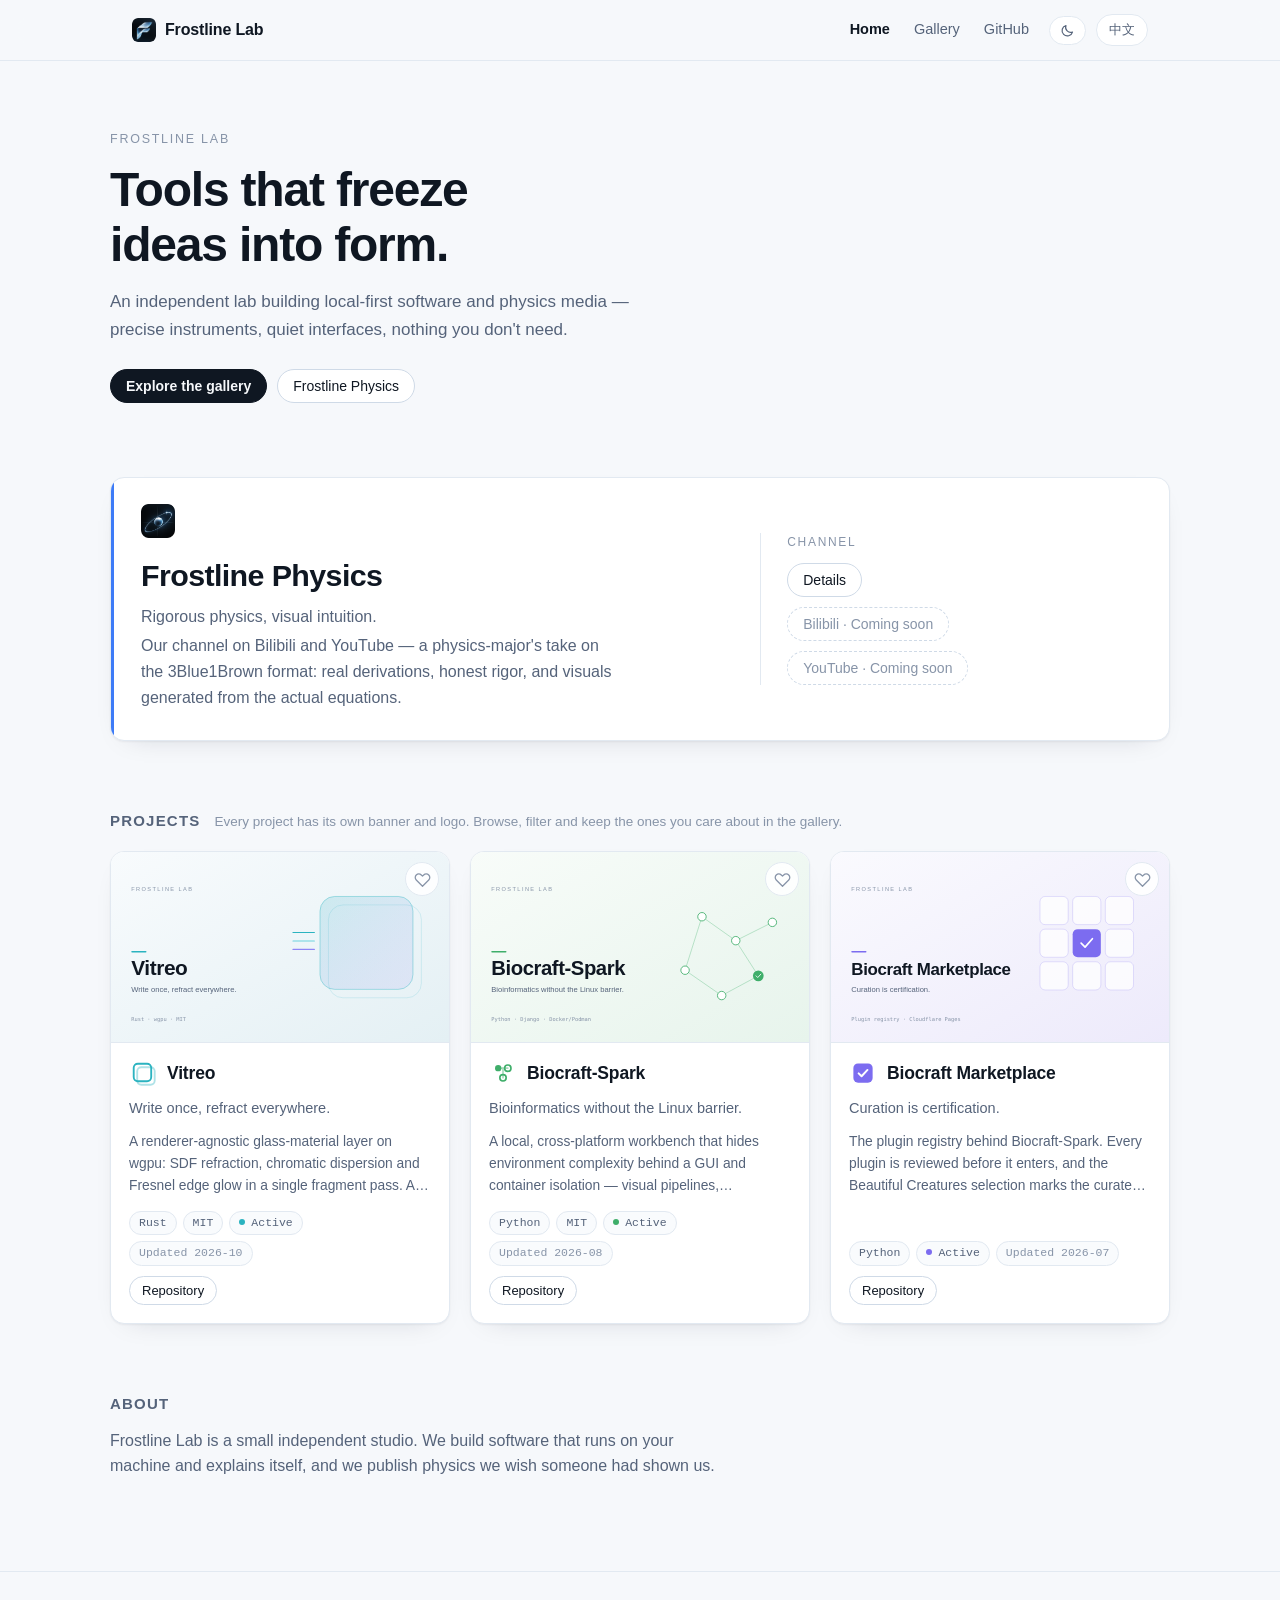
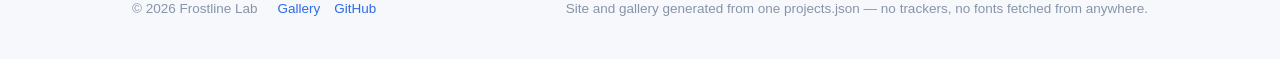
<file: site/index.html>
<!doctype html>
<html lang="en" data-lang="en">
<head>
<meta charset="utf-8">
<meta name="viewport" content="width=device-width, initial-scale=1">
<title>Frostline Lab</title>
<meta name="description" content="Frostline Lab — an independent studio building local-first software and physics media. Makers of Vitreo, Biocraft-Spark and Frostline Physics.">
<meta property="og:type" content="website">
<meta property="og:title" content="Frostline Lab">
<meta property="og:description" content="Local-first software and physics media. Vitreo, Biocraft-Spark, Frostline Physics.">
<meta name="theme-color" content="#f6f8fb" media="(prefers-color-scheme: light)">
<meta name="theme-color" content="#0b1119" media="(prefers-color-scheme: dark)">
<link rel="icon" href="favicon.png" type="image/png">
<link rel="stylesheet" href="assets/css/style.css">
</head>
<body data-page="home" data-title-key="meta.title.home">

<a class="skip-link" href="#main">Skip to content</a>

<header class="site-header">
  <div class="wrap header-inner">
    <a class="brand" href="index.html">
      <img class="brand__mark" src="assets/brand/frostline-lab.webp" alt="" width="24" height="24">
      <span class="brand__name">Frostline Lab</span>
    </a>
    <nav class="nav">
      <a href="index.html" aria-current="page" data-i18n="nav.home"></a>
      <a href="gallery.html" data-i18n="nav.gallery"></a>
      <a href="https://github.com/frostlinelab" target="_blank" rel="noopener" data-i18n="nav.github"></a>
      <button class="lang-toggle lang-toggle--icon" type="button" data-theme-toggle data-i18n-aria="nav.theme"></button>
      <button class="lang-toggle" type="button" data-lang-toggle></button>
    </nav>
  </div>
</header>

<main id="main">

  <section class="hero wrap">
    <p class="eyebrow" data-i18n="hero.eyebrow"></p>
    <h1 data-i18n="hero.title"></h1>
    <p class="lede" data-i18n="hero.lede"></p>
    <div class="actions">
      <a class="btn btn--primary" href="gallery.html" data-i18n="hero.cta1"></a>
      <a class="btn" href="gallery.html?tags=physics" data-i18n="hero.cta2"></a>
    </div>
  </section>

  <section class="section wrap" id="channel">
    <div class="band" data-band></div>
  </section>

  <section class="section wrap">
    <div class="section__head">
      <h2 data-i18n="home.projects.title"></h2>
      <p class="section__note" data-i18n="home.projects.note"></p>
    </div>
    <div class="grid" data-grid></div>
  </section>

  <section class="section wrap">
    <div class="about">
      <h2 data-i18n="home.about.title"></h2>
      <p data-i18n="home.about.body"></p>
    </div>
  </section>

</main>

<footer class="site-footer">
  <div class="wrap footer-inner">
    <span>© <span data-year>2026</span> Frostline Lab</span>
    <nav>
      <a href="gallery.html" data-i18n="nav.gallery"></a>
      <a href="https://github.com/frostlinelab" target="_blank" rel="noopener" data-i18n="nav.github"></a>
    </nav>
    <span class="spacer"></span>
    <span data-i18n="footer.built"></span>
  </div>
</footer>

<script src="assets/js/site.js"></script>
</body>
</html>
</file>
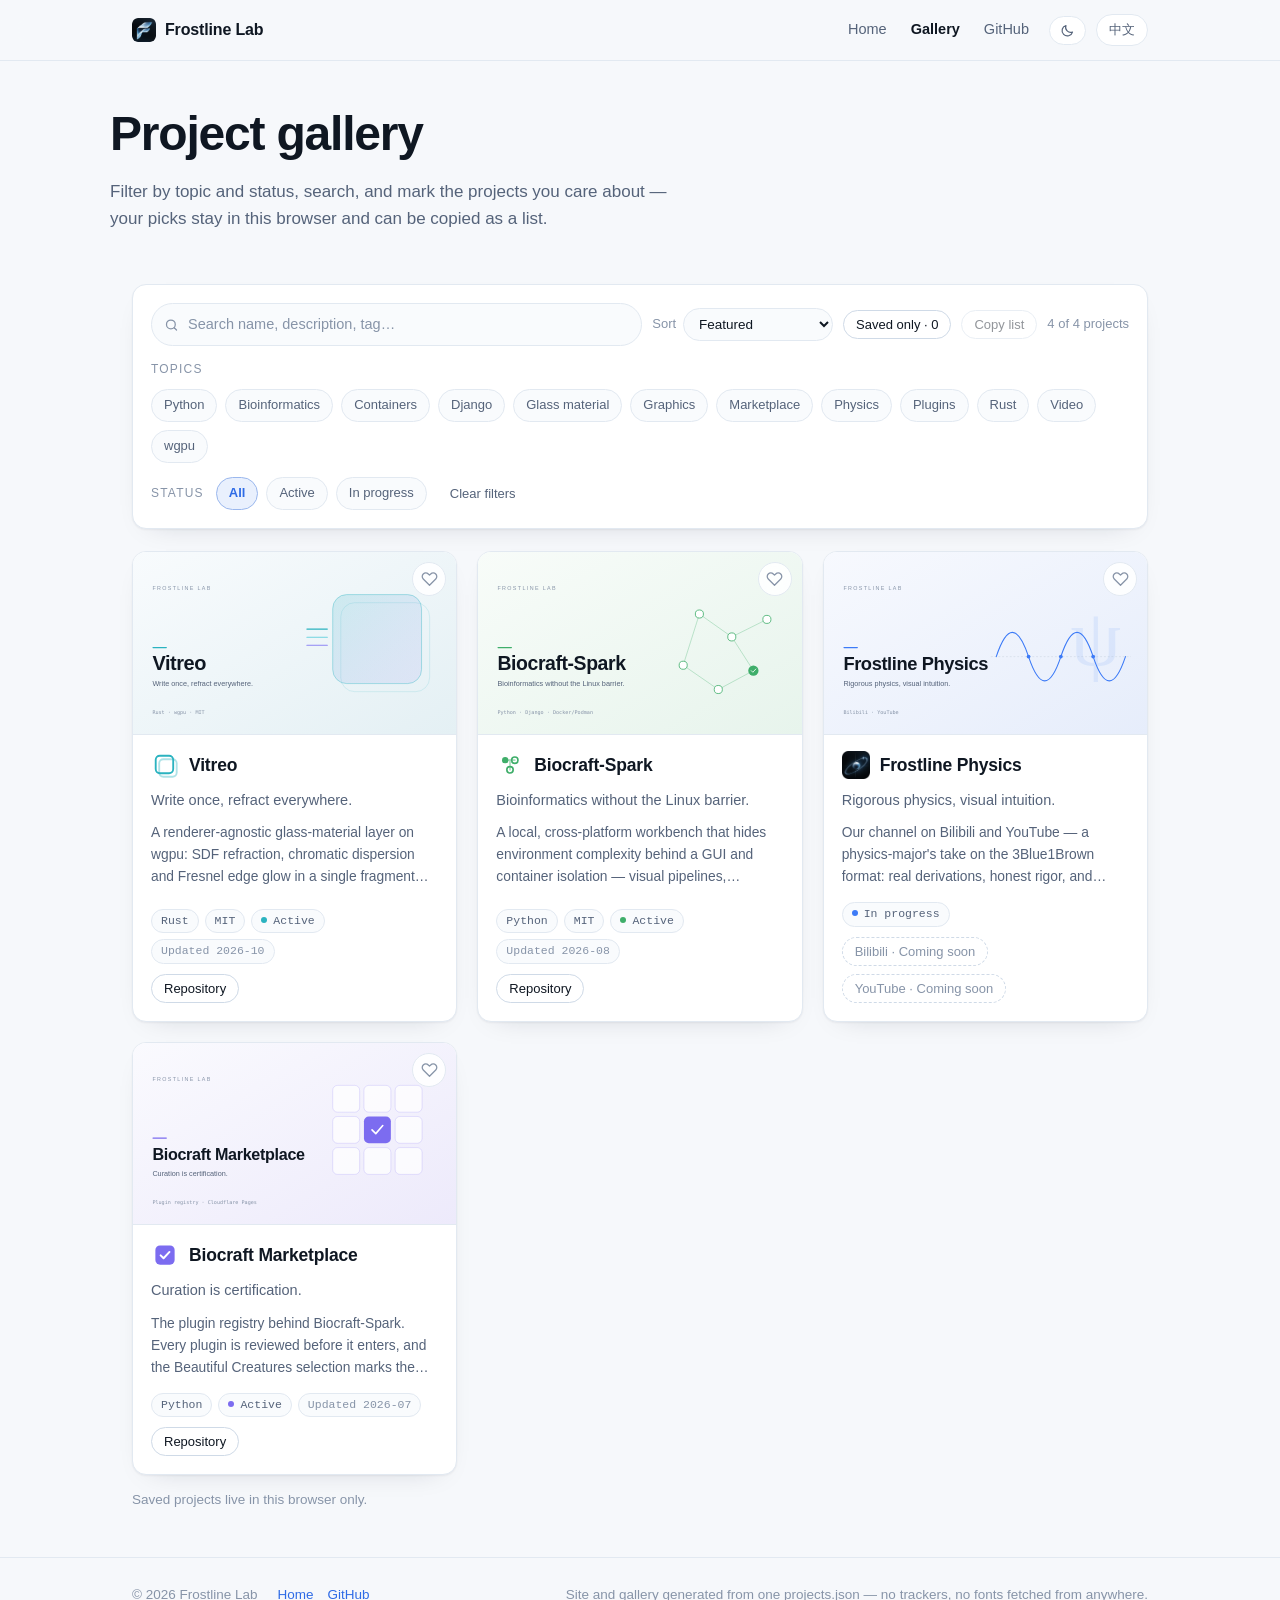
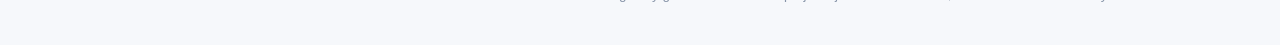
<file: site/gallery.html>
<!doctype html>
<html lang="en" data-lang="en">
<head>
<meta charset="utf-8">
<meta name="viewport" content="width=device-width, initial-scale=1">
<title>Gallery — Frostline Lab</title>
<meta name="description" content="Browse every Frostline Lab project: filter by topic and status, search, and keep the ones you care about.">
<meta property="og:type" content="website">
<meta property="og:title" content="Gallery — Frostline Lab">
<meta property="og:description" content="Filter, search and save Frostline Lab projects.">
<meta name="theme-color" content="#f6f8fb" media="(prefers-color-scheme: light)">
<meta name="theme-color" content="#0b1119" media="(prefers-color-scheme: dark)">
<link rel="icon" href="favicon.png" type="image/png">
<link rel="stylesheet" href="assets/css/style.css">
</head>
<body data-page="gallery" data-title-key="meta.title.gallery">

<a class="skip-link" href="#main">Skip to content</a>

<header class="site-header">
  <div class="wrap header-inner">
    <a class="brand" href="index.html">
      <img class="brand__mark" src="assets/brand/frostline-lab.webp" alt="" width="24" height="24">
      <span class="brand__name">Frostline Lab</span>
    </a>
    <nav class="nav">
      <a href="index.html" data-i18n="nav.home"></a>
      <a href="gallery.html" aria-current="page" data-i18n="nav.gallery"></a>
      <a href="https://github.com/frostlinelab" target="_blank" rel="noopener" data-i18n="nav.github"></a>
      <button class="lang-toggle lang-toggle--icon" type="button" data-theme-toggle data-i18n-aria="nav.theme"></button>
      <button class="lang-toggle" type="button" data-lang-toggle></button>
    </nav>
  </div>
</header>

<main id="main">

  <section class="hero hero--compact wrap">
    <h1 data-i18n="gallery.title"></h1>
    <p class="lede" data-i18n="gallery.lede"></p>
  </section>

  <section class="wrap">
    <div class="toolbar">
      <div class="toolbar__row">
        <label class="search">
          <span class="sr-only" data-i18n="gallery.search"></span>
          <svg viewBox="0 0 24 24" fill="none" stroke="currentColor" stroke-width="2" stroke-linecap="round" aria-hidden="true"><circle cx="11" cy="11" r="7"/><path d="m20 20-3.6-3.6"/></svg>
          <input type="search" data-search data-i18n-ph="gallery.searchPlaceholder" data-i18n-aria="gallery.search">
        </label>
        <span class="field">
          <span data-i18n="gallery.sort"></span>
          <select data-sort>
            <option value="featured" data-i18n="gallery.sort.featured"></option>
            <option value="updated" data-i18n="gallery.sort.updated"></option>
            <option value="name" data-i18n="gallery.sort.name"></option>
          </select>
        </span>
        <button class="btn btn--small" type="button" data-only-favs aria-pressed="false"></button>
        <button class="btn btn--small" type="button" data-copy-favs data-i18n="gallery.copy" disabled></button>
        <span class="results" data-results aria-live="polite"></span>
      </div>
      <div class="toolbar__row">
        <span class="group-label" data-i18n="gallery.tags"></span>
        <div class="chips" data-tag-chips></div>
      </div>
      <div class="toolbar__row">
        <span class="group-label" data-i18n="gallery.status"></span>
        <div class="chips" data-status-chips></div>
        <button class="btn btn--quiet btn--small" type="button" data-clear data-i18n="gallery.clear"></button>
      </div>
    </div>

    <noscript>
      <div class="empty">
        <p>This gallery is rendered by JavaScript. The same projects are listed in the
          <a href="https://github.com/frostlinelab">organization README</a>.</p>
      </div>
    </noscript>

    <div class="grid" data-grid></div>

    <div class="empty" data-empty hidden>
      <p data-empty-msg></p>
      <button class="btn btn--small" type="button" data-clear data-i18n="gallery.clear"></button>
    </div>

    <p class="section__note" style="margin-top:14px" data-i18n="gallery.note"></p>
  </section>

</main>

<footer class="site-footer">
  <div class="wrap footer-inner">
    <span>© <span data-year>2026</span> Frostline Lab</span>
    <nav>
      <a href="index.html" data-i18n="nav.home"></a>
      <a href="https://github.com/frostlinelab" target="_blank" rel="noopener" data-i18n="nav.github"></a>
    </nav>
    <span class="spacer"></span>
    <span data-i18n="footer.built"></span>
  </div>
</footer>

<script src="assets/js/site.js"></script>
</body>
</html>
</file>
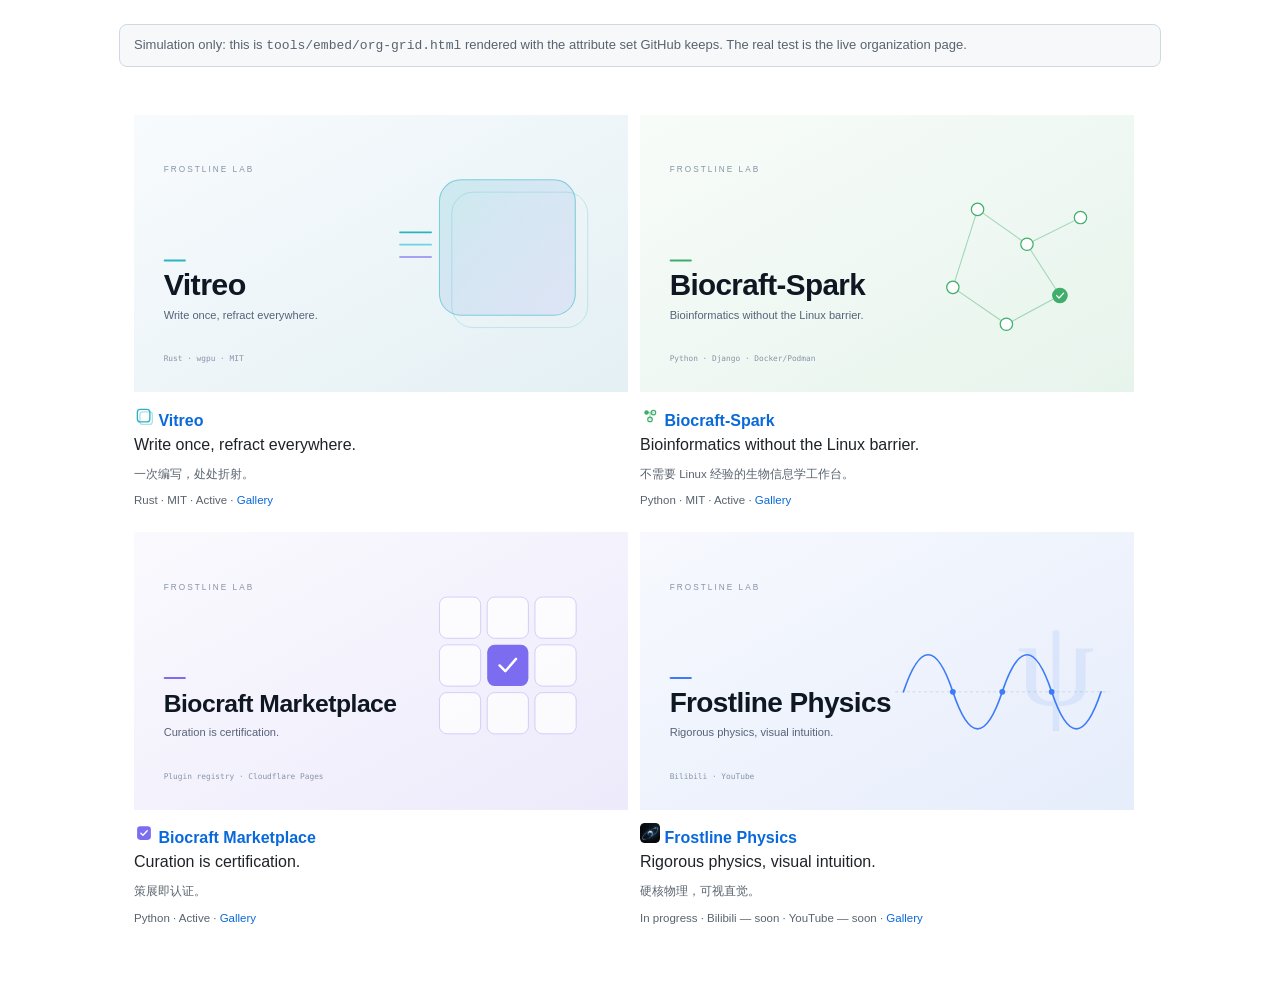
<file: tools/embed/preview.html>
<!doctype html>
<html lang="en"><head><meta charset="utf-8"><title>Frostline embed preview — GitHub sanitizer simulation</title>
<style>
  body { margin: 0; background: #fff; color: #1f2328; font: 16px/1.5 -apple-system, "Segoe UI", "PingFang SC", sans-serif; }
  .markdown-body { max-width: 1012px; margin: 0 auto; padding: 40px 32px; }
  .markdown-body img { max-width: 100%; }
  .markdown-body table { border-collapse: collapse; width: 100%; }
  .markdown-body td { padding: 8px 12px 8px 0; border: 0; }
  .markdown-body p { margin: 0.4em 0; }
  .markdown-body sub { font-size: 11.5px; color: #59636e; }
  .markdown-body a { color: #0969da; text-decoration: none; }
  .markdown-body a:hover { text-decoration: underline; }
  .note { max-width: 1012px; margin: 24px auto 0; padding: 10px 14px; border: 1px solid #d1d9e0;
          border-radius: 8px; font-size: 13px; color: #59636e; background: #f6f8fa; }
</style></head>
<body>
  <p class="note">Simulation only: this is <code>tools/embed/org-grid.html</code> rendered with the attribute set
  GitHub keeps. The real test is the live organization page.</p>
  <div class="markdown-body">
<table>
<tr>
<td width="50%" valign="top">
  <a href="https://github.com/frostlinelab/vitreo"><img src="../../site/assets/banners/vitreo.svg" alt="Vitreo — Write once, refract everywhere." width="100%"></a>
  <p>
    <a href="https://github.com/frostlinelab/vitreo"><img src="../../site/assets/logos/vitreo.svg" alt="" width="20" height="20"></a> <strong><a href="https://github.com/frostlinelab/vitreo">Vitreo</a></strong><br>
    Write once, refract everywhere.<br>
    <sub>一次编写，处处折射。</sub><br>
    <sub>Rust · MIT · Active · <a href="https://frostlinelab.pages.dev/gallery.html#vitreo">Gallery</a></sub>
  </p>
</td>
<td width="50%" valign="top">
  <a href="https://github.com/frostlinelab/biocraft-spark"><img src="../../site/assets/banners/biocraft-spark.svg" alt="Biocraft-Spark — Bioinformatics without the Linux barrier." width="100%"></a>
  <p>
    <a href="https://github.com/frostlinelab/biocraft-spark"><img src="../../site/assets/logos/biocraft-spark.svg" alt="" width="20" height="20"></a> <strong><a href="https://github.com/frostlinelab/biocraft-spark">Biocraft-Spark</a></strong><br>
    Bioinformatics without the Linux barrier.<br>
    <sub>不需要 Linux 经验的生物信息学工作台。</sub><br>
    <sub>Python · MIT · Active · <a href="https://frostlinelab.pages.dev/gallery.html#biocraft-spark">Gallery</a></sub>
  </p>
</td>
</tr>
<tr>
<td width="50%" valign="top">
  <a href="https://github.com/frostlinelab/biocraft-marketplace"><img src="../../site/assets/banners/biocraft-marketplace.svg" alt="Biocraft Marketplace — Curation is certification." width="100%"></a>
  <p>
    <a href="https://github.com/frostlinelab/biocraft-marketplace"><img src="../../site/assets/logos/biocraft-marketplace.svg" alt="" width="20" height="20"></a> <strong><a href="https://github.com/frostlinelab/biocraft-marketplace">Biocraft Marketplace</a></strong><br>
    Curation is certification.<br>
    <sub>策展即认证。</sub><br>
    <sub>Python · Active · <a href="https://frostlinelab.pages.dev/gallery.html#biocraft-marketplace">Gallery</a></sub>
  </p>
</td>
<td width="50%" valign="top">
  <a href="https://frostlinelab.pages.dev/gallery.html#frostline-physics"><img src="../../site/assets/banners/frostline-physics.svg" alt="Frostline Physics — Rigorous physics, visual intuition." width="100%"></a>
  <p>
    <a href="https://frostlinelab.pages.dev/gallery.html#frostline-physics"><img src="../../site/assets/logos/frostline-physics.webp" alt="" width="20" height="20"></a> <strong><a href="https://frostlinelab.pages.dev/gallery.html#frostline-physics">Frostline Physics</a></strong><br>
    Rigorous physics, visual intuition.<br>
    <sub>硬核物理，可视直觉。</sub><br>
    <sub>In progress · Bilibili — soon · YouTube — soon · <a href="https://frostlinelab.pages.dev/gallery.html#frostline-physics">Gallery</a></sub>
  </p>
</td>
</tr>
</table>
  </div>
</body></html>
</file>
<file: site/assets/css/style.css>
/* Frostline Lab — site stylesheet
   One file, no webfonts, no frameworks. Light first, dark supported. */

:root {
  --bg: #f6f8fb;
  --bg-soft: #eef3f9;
  --surface: #ffffff;
  --surface-2: #f9fbfd;
  --text: #0f1722;
  --text-soft: #55637a;
  --text-faint: #8794a8;
  --line: #e2e9f1;
  --line-strong: #cfdae7;
  --brand: #2e6be6;
  --brand-soft: #e9f0fd;
  --radius: 14px;
  --radius-sm: 9px;
  --shadow: 0 1px 2px rgba(15, 23, 42, 0.05), 0 10px 28px -20px rgba(15, 23, 42, 0.25);
  --maxw: 1060px;
  --font: ui-sans-serif, -apple-system, "SF Pro Text", "Segoe UI", Roboto,
    "PingFang SC", "Hiragino Sans GB", "Microsoft YaHei", sans-serif;
  --mono: ui-monospace, SFMono-Regular, "SF Mono", Menlo, Consolas, monospace;
  color-scheme: light;
}

[data-theme="dark"] {
  --bg: #0b1119;
  --bg-soft: #101823;
  --surface: #121b26;
  --surface-2: #16202c;
  --text: #e6edf6;
  --text-soft: #a3b1c4;
  --text-faint: #7b8a9e;
  --line: #1f2b3a;
  --line-strong: #2c3a4c;
  --brand: #6f9dff;
  --brand-soft: #17233a;
  --shadow: 0 1px 2px rgba(0, 0, 0, 0.4), 0 12px 30px -22px rgba(0, 0, 0, 0.8);
  color-scheme: dark;
}

@media (prefers-color-scheme: dark) {
  :root:not([data-theme="light"]) {
    --bg: #0b1119;
    --bg-soft: #101823;
    --surface: #121b26;
    --surface-2: #16202c;
    --text: #e6edf6;
    --text-soft: #a3b1c4;
    --text-faint: #7b8a9e;
    --line: #1f2b3a;
    --line-strong: #2c3a4c;
    --brand: #6f9dff;
    --brand-soft: #17233a;
    --shadow: 0 1px 2px rgba(0, 0, 0, 0.4), 0 12px 30px -22px rgba(0, 0, 0, 0.8);
    color-scheme: dark;
  }
}

* { box-sizing: border-box; }

html { scroll-behavior: smooth; }

body {
  margin: 0;
  background: var(--bg);
  color: var(--text);
  font-family: var(--font);
  font-size: 16px;
  line-height: 1.6;
  -webkit-font-smoothing: antialiased;
}

img { max-width: 100%; }

a { color: var(--brand); text-decoration: none; }
a:hover { text-decoration: underline; }

:focus-visible {
  outline: 2px solid var(--brand);
  outline-offset: 2px;
  border-radius: 4px;
}

.skip-link {
  position: absolute;
  left: -9999px;
  top: 0;
  background: var(--surface);
  border: 1px solid var(--line);
  padding: 8px 14px;
  border-radius: var(--radius-sm);
  z-index: 50;
}
.skip-link:focus { left: 12px; top: 12px; }

.wrap {
  max-width: var(--maxw);
  margin: 0 auto;
  padding: 0 22px;
}

/* ---------- header ---------- */

.site-header {
  position: sticky;
  top: 0;
  z-index: 20;
  background: var(--bg);
  background: color-mix(in srgb, var(--bg) 84%, transparent);
  backdrop-filter: blur(14px) saturate(1.5);
  -webkit-backdrop-filter: blur(14px) saturate(1.5);
  border-bottom: 1px solid var(--line);
}

.header-inner {
  display: flex;
  align-items: center;
  gap: 18px;
  min-height: 60px;
}

.brand {
  display: inline-flex;
  align-items: center;
  gap: 9px;
  color: var(--text);
  font-weight: 650;
  letter-spacing: -0.01em;
}
.brand:hover { text-decoration: none; }
.brand svg { display: block; }
/* The org mark is a dark tile with transparent corners, so it needs no plate of
   its own in either theme — it reads on the light and the dark header alike. */
.brand__mark { display: block; width: 24px; height: 24px; border-radius: 6px; }
.brand__name small {
  display: block;
  font-weight: 450;
  font-size: 11px;
  color: var(--text-faint);
  letter-spacing: 0.04em;
  line-height: 1.2;
}

.nav {
  display: flex;
  align-items: center;
  gap: 4px;
  margin-left: auto;
  font-size: 14.5px;
}
.nav a {
  color: var(--text-soft);
  padding: 6px 10px;
  border-radius: var(--radius-sm);
}
.nav a:hover { color: var(--text); background: var(--bg-soft); text-decoration: none; }
.nav a[aria-current="page"] { color: var(--text); font-weight: 600; }

.lang-toggle {
  margin-left: 6px;
  font: inherit;
  font-size: 13px;
  color: var(--text-soft);
  background: var(--surface);
  border: 1px solid var(--line);
  border-radius: 999px;
  padding: 5px 12px;
  cursor: pointer;
}
.lang-toggle:hover { border-color: var(--line-strong); color: var(--text); }

/* ---------- hero ---------- */

.hero { padding: 68px 0 40px; }

.eyebrow {
  font-size: 12.5px;
  letter-spacing: 0.14em;
  text-transform: uppercase;
  color: var(--text-faint);
  margin: 0 0 14px;
}

.hero h1 {
  margin: 0 0 16px;
  font-size: clamp(1.9rem, 4.6vw, 3rem);
  line-height: 1.14;
  letter-spacing: -0.025em;
  font-weight: 700;
  max-width: 18ch;
}

.lede {
  margin: 0 0 26px;
  max-width: 60ch;
  font-size: 17px;
  color: var(--text-soft);
}

.actions { display: flex; flex-wrap: wrap; gap: 10px; }

/* ---------- buttons ---------- */

.btn {
  display: inline-flex;
  align-items: center;
  gap: 7px;
  font: inherit;
  font-size: 14px;
  line-height: 1;
  padding: 9px 15px;
  border-radius: 999px;
  border: 1px solid var(--line-strong);
  background: var(--surface);
  color: var(--text);
  cursor: pointer;
  text-decoration: none;
  transition: border-color 0.15s ease, background 0.15s ease, transform 0.1s ease;
}
.btn:hover { text-decoration: none; border-color: var(--text-faint); }
.btn:active { transform: translateY(1px); }

.btn--primary {
  background: var(--text);
  border-color: var(--text);
  color: var(--bg);
  font-weight: 550;
}
.btn--primary:hover { border-color: var(--text); opacity: 0.9; }

.btn--quiet {
  border-color: transparent;
  background: transparent;
  color: var(--text-soft);
  padding: 7px 11px;
}
.btn--quiet:hover { background: var(--bg-soft); color: var(--text); }

.btn[aria-pressed="true"] {
  background: var(--brand-soft);
  border-color: var(--brand);
  color: var(--brand);
}

.btn--disabled {
  color: var(--text-faint);
  border-style: dashed;
  cursor: default;
  background: transparent;
}
.btn--disabled:hover { border-color: var(--line-strong); }

.btn--small { font-size: 13px; padding: 7px 12px; }

/* ---------- section headings ---------- */

.section { padding: 34px 0; }

.section__head {
  display: flex;
  flex-wrap: wrap;
  align-items: baseline;
  gap: 6px 14px;
  margin-bottom: 18px;
}
.section__head h2 {
  margin: 0;
  font-size: 15px;
  font-weight: 650;
  letter-spacing: 0.08em;
  text-transform: uppercase;
  color: var(--text-soft);
}
.section__note {
  margin: 0;
  font-size: 13.5px;
  color: var(--text-faint);
}

/* ---------- channel band ---------- */

.band {
  position: relative;
  display: grid;
  grid-template-columns: minmax(0, 1.55fr) minmax(0, 1fr);
  gap: 26px;
  align-items: center;
  background: var(--surface);
  border: 1px solid var(--line);
  border-radius: var(--radius);
  box-shadow: var(--shadow);
  padding: 26px 26px 26px 30px;
  overflow: hidden;
}
.band::before {
  content: "";
  position: absolute;
  inset: 0 auto 0 0;
  width: 3px;
  background: var(--accent, var(--brand));
}
.band__logo { width: 34px; height: 34px; margin-bottom: 12px; }
.band h2 {
  margin: 0 0 10px;
  font-size: clamp(1.35rem, 3vw, 1.9rem);
  letter-spacing: -0.02em;
  line-height: 1.2;
}
.band p { margin: 0 0 4px; color: var(--text-soft); max-width: 54ch; }
.band__aside {
  display: flex;
  flex-direction: column;
  align-items: flex-start;
  gap: 10px;
  padding-left: 26px;
  border-left: 1px solid var(--line);
}
.band__kicker {
  font-size: 12px;
  letter-spacing: 0.14em;
  text-transform: uppercase;
  color: var(--text-faint);
}

@media (max-width: 720px) {
  .band { grid-template-columns: 1fr; padding: 22px; }
  .band__aside { padding-left: 0; border-left: 0; border-top: 1px solid var(--line); padding-top: 16px; }
}

/* ---------- project cards ---------- */

.grid {
  display: grid;
  grid-template-columns: repeat(auto-fill, minmax(288px, 1fr));
  gap: 20px;
}

.card {
  position: relative;
  display: flex;
  flex-direction: column;
  background: var(--surface);
  border: 1px solid var(--line);
  border-radius: var(--radius);
  overflow: hidden;
  box-shadow: var(--shadow);
  transition: border-color 0.15s ease, transform 0.15s ease;
}
.card:hover { border-color: var(--line-strong); transform: translateY(-2px); }

.card__banner {
  display: block;
  aspect-ratio: 16 / 9;
  background: var(--surface-2);
  border-bottom: 1px solid var(--line);
}
.card__banner img {
  display: block;
  width: 100%;
  height: 100%;
  object-fit: cover;
}

.card__fav {
  position: absolute;
  top: 10px;
  right: 10px;
  z-index: 2;
  display: inline-flex;
  align-items: center;
  justify-content: center;
  width: 34px;
  height: 34px;
  padding: 0;
  border-radius: 999px;
  border: 1px solid var(--line);
  background: var(--surface);
  background: color-mix(in srgb, var(--surface) 88%, transparent);
  backdrop-filter: blur(8px);
  -webkit-backdrop-filter: blur(8px);
  color: var(--text-faint);
  cursor: pointer;
}
.card__fav:hover { color: var(--text); border-color: var(--line-strong); }
.card__fav svg { width: 17px; height: 17px; display: block; }
.card__fav[aria-pressed="true"] { color: #e5484d; border-color: color-mix(in srgb, #e5484d 45%, var(--line)); }
.card__fav[aria-pressed="true"] svg { fill: currentColor; }

.card__body {
  display: flex;
  flex-direction: column;
  gap: 10px;
  padding: 16px 18px 18px;
  flex: 1;
}

.card__head { display: flex; align-items: center; gap: 10px; }
.card__logo { width: 28px; height: 28px; flex: 0 0 auto; }
.card__name { margin: 0; font-size: 17.5px; font-weight: 650; letter-spacing: -0.01em; }
.card__name a { color: var(--text); }
.card__tagline { margin: 0; font-size: 14.5px; color: var(--text-soft); }
.card__tagline em { font-style: normal; color: var(--text-faint); }

.card__desc {
  margin: 0;
  font-size: 13.8px;
  color: var(--text-soft);
  display: -webkit-box;
  -webkit-line-clamp: 3;
  -webkit-box-orient: vertical;
  overflow: hidden;
}

.card__meta { display: flex; flex-wrap: wrap; gap: 6px; margin-top: auto; padding-top: 4px; }

.badge {
  font-size: 11.5px;
  font-family: var(--mono);
  color: var(--text-soft);
  background: var(--surface-2);
  border: 1px solid var(--line);
  border-radius: 999px;
  padding: 2px 9px;
  white-space: nowrap;
}
.badge--status::before {
  content: "";
  display: inline-block;
  width: 6px;
  height: 6px;
  border-radius: 999px;
  margin-right: 6px;
  vertical-align: 1px;
  background: var(--accent, var(--brand));
}
.badge--quiet { color: var(--text-faint); }

.card__links { display: flex; flex-wrap: wrap; gap: 8px; }

/* ---------- gallery toolbar ---------- */

.toolbar {
  display: flex;
  flex-direction: column;
  gap: 14px;
  padding: 18px;
  background: var(--surface);
  border: 1px solid var(--line);
  border-radius: var(--radius);
  box-shadow: var(--shadow);
  margin-bottom: 22px;
}

.toolbar__row {
  display: flex;
  flex-wrap: wrap;
  align-items: center;
  gap: 10px;
}
.toolbar__row--wrap { gap: 8px; }

.search {
  position: relative;
  flex: 1 1 260px;
  min-width: 200px;
}
.search input {
  width: 100%;
  font: inherit;
  font-size: 14.5px;
  color: var(--text);
  background: var(--surface-2);
  border: 1px solid var(--line);
  border-radius: 999px;
  padding: 9px 15px 9px 36px;
}
.search input::placeholder { color: var(--text-faint); }
.search input:focus { outline: none; border-color: var(--brand); background: var(--surface); }
.search svg {
  position: absolute;
  left: 13px;
  top: 50%;
  transform: translateY(-50%);
  width: 15px;
  height: 15px;
  color: var(--text-faint);
  pointer-events: none;
}

.field {
  display: inline-flex;
  align-items: center;
  gap: 7px;
  font-size: 13px;
  color: var(--text-faint);
}
.field select {
  font: inherit;
  font-size: 13.5px;
  color: var(--text);
  background: var(--surface-2);
  border: 1px solid var(--line);
  border-radius: 999px;
  padding: 7px 11px;
  cursor: pointer;
}

.results {
  font-size: 13px;
  color: var(--text-faint);
  margin-left: auto;
  white-space: nowrap;
}

.chip {
  font: inherit;
  font-size: 13px;
  color: var(--text-soft);
  background: var(--surface-2);
  border: 1px solid var(--line);
  border-radius: 999px;
  padding: 5px 12px;
  cursor: pointer;
  transition: background 0.12s ease, border-color 0.12s ease, color 0.12s ease;
}
.chip:hover { border-color: var(--line-strong); color: var(--text); }
.chip[aria-pressed="true"] {
  background: var(--brand-soft);
  border-color: color-mix(in srgb, var(--brand) 40%, var(--line));
  color: var(--brand);
  font-weight: 550;
}

.group-label {
  font-size: 12px;
  letter-spacing: 0.1em;
  text-transform: uppercase;
  color: var(--text-faint);
  margin-right: 2px;
}

/* ---------- misc ---------- */

.empty {
  padding: 46px 22px;
  text-align: center;
  color: var(--text-soft);
  background: var(--surface);
  border: 1px dashed var(--line-strong);
  border-radius: var(--radius);
}
.empty p { margin: 0 0 14px; }

.about {
  max-width: 68ch;
  color: var(--text-soft);
}
.about h2 {
  font-size: 15px;
  font-weight: 650;
  letter-spacing: 0.08em;
  text-transform: uppercase;
  color: var(--text-soft);
  margin: 0 0 12px;
}
.about p { margin: 0 0 12px; }

.site-footer {
  margin-top: 46px;
  border-top: 1px solid var(--line);
  padding: 26px 0 40px;
  font-size: 13.5px;
  color: var(--text-faint);
}
.site-footer .footer-inner {
  display: flex;
  flex-wrap: wrap;
  gap: 10px 20px;
  align-items: center;
}
.site-footer nav { display: flex; gap: 14px; }
.site-footer .spacer { margin-left: auto; }

/* ---------- utilities ---------- */

.sr-only {
  position: absolute;
  width: 1px;
  height: 1px;
  padding: 0;
  margin: -1px;
  overflow: hidden;
  clip: rect(0 0 0 0);
  white-space: nowrap;
  border: 0;
}

.chips {
  display: flex;
  flex-wrap: wrap;
  align-items: center;
  gap: 8px;
}

.lang-toggle--icon {
  display: inline-flex;
  align-items: center;
  padding: 6px 10px;
}

.btn:disabled {
  opacity: 0.45;
  cursor: default;
  transform: none;
}

.hero--compact { padding: 46px 0 26px; }
.hero--compact h1 { max-width: none; }

/* Marks the card a deep link landed on, so a reader arriving from a README can see
   which project sent them here. No animation, so it also survives reduced-motion;
   it clears on the next re-render like any other view state. */
.card--target { outline: 2px solid var(--accent, var(--brand)); outline-offset: 2px; }

@media (prefers-reduced-motion: reduce) {
  html { scroll-behavior: auto; }
  * { transition: none !important; }
}
</file>
